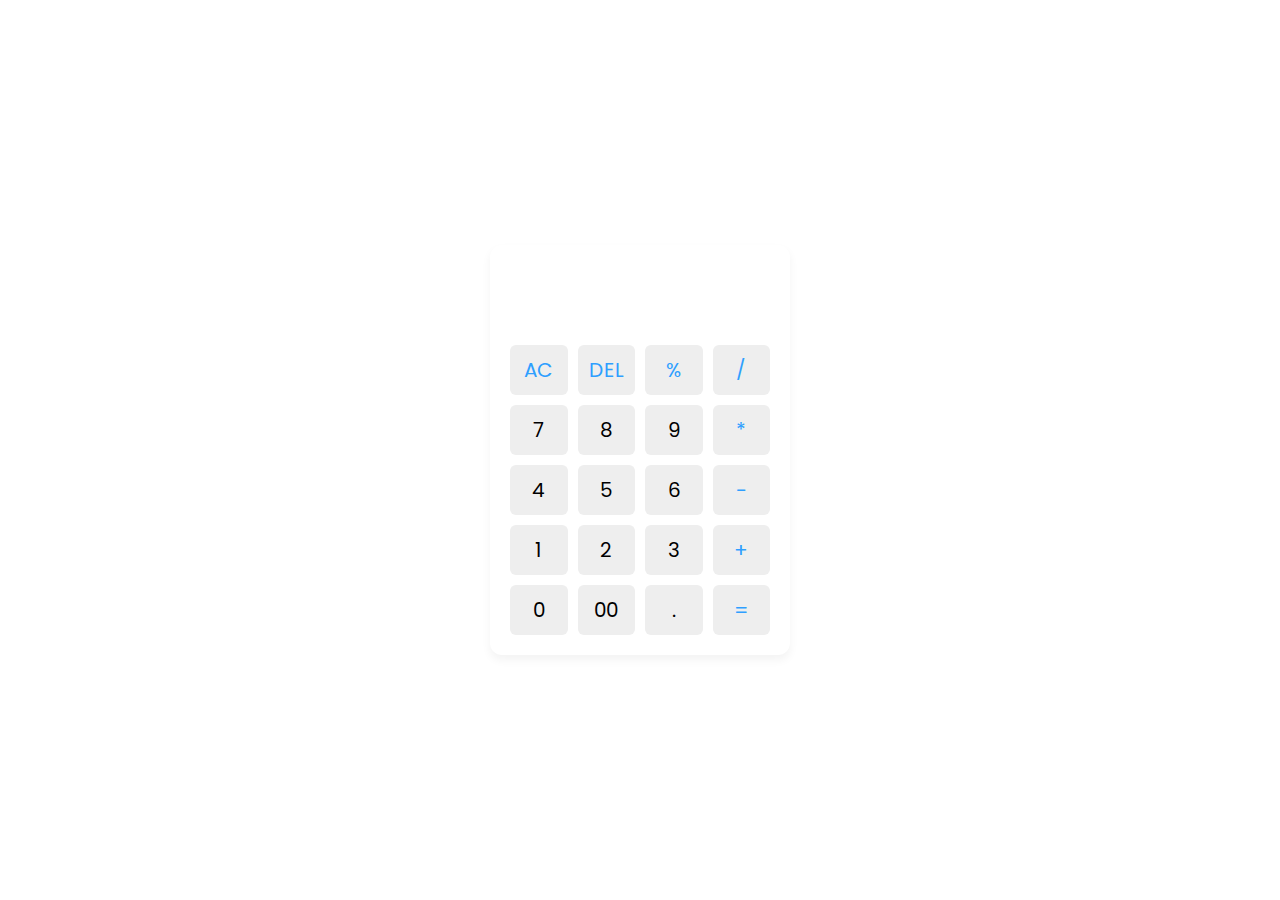
<file: Task-1_Calculator/HTML/index.html>
<!DOCTYPE html>
<html lang="en">
  <head>
    <meta charset="UTF-8" />
    <meta http-equiv="X-UA-Compatible" content="IE=edge" />
    <meta name="viewport" content="width=device-width, initial-scale=1.0" />
    <title>Calculator </title>
    <link rel="stylesheet" href="../CSS/styles.css" />
  </head>
  <body>
    <div class="container">
      <input type="text" class="display" />

      <div class="buttons">
        <button class="operator" data-value="AC">AC</button>
        <button class="operator" data-value="DEL">DEL</button>
        <button class="operator" data-value="%">%</button>
        <button class="operator" data-value="/">/</button>

        <button data-value="7">7</button>
        <button data-value="8">8</button>
        <button data-value="9">9</button>
        <button class="operator" data-value="*">*</button>

        <button data-value="4">4</button>
        <button data-value="5">5</button>
        <button data-value="6">6</button>
        <button class="operator" data-value="-">-</button>

        <button data-value="1">1</button>
        <button data-value="2">2</button>
        <button data-value="3">3</button>
        <button class="operator" data-value="+">+</button>

        <button data-value="0">0</button>
        <button data-value="00">00</button>
        <button data-value=".">.</button>
        <button class="operator" data-value="=">=</button>
      </div>
    </div>

    <script src="../JAVASCRIPT/script.js"></script>
  </body>
</html>
</file>
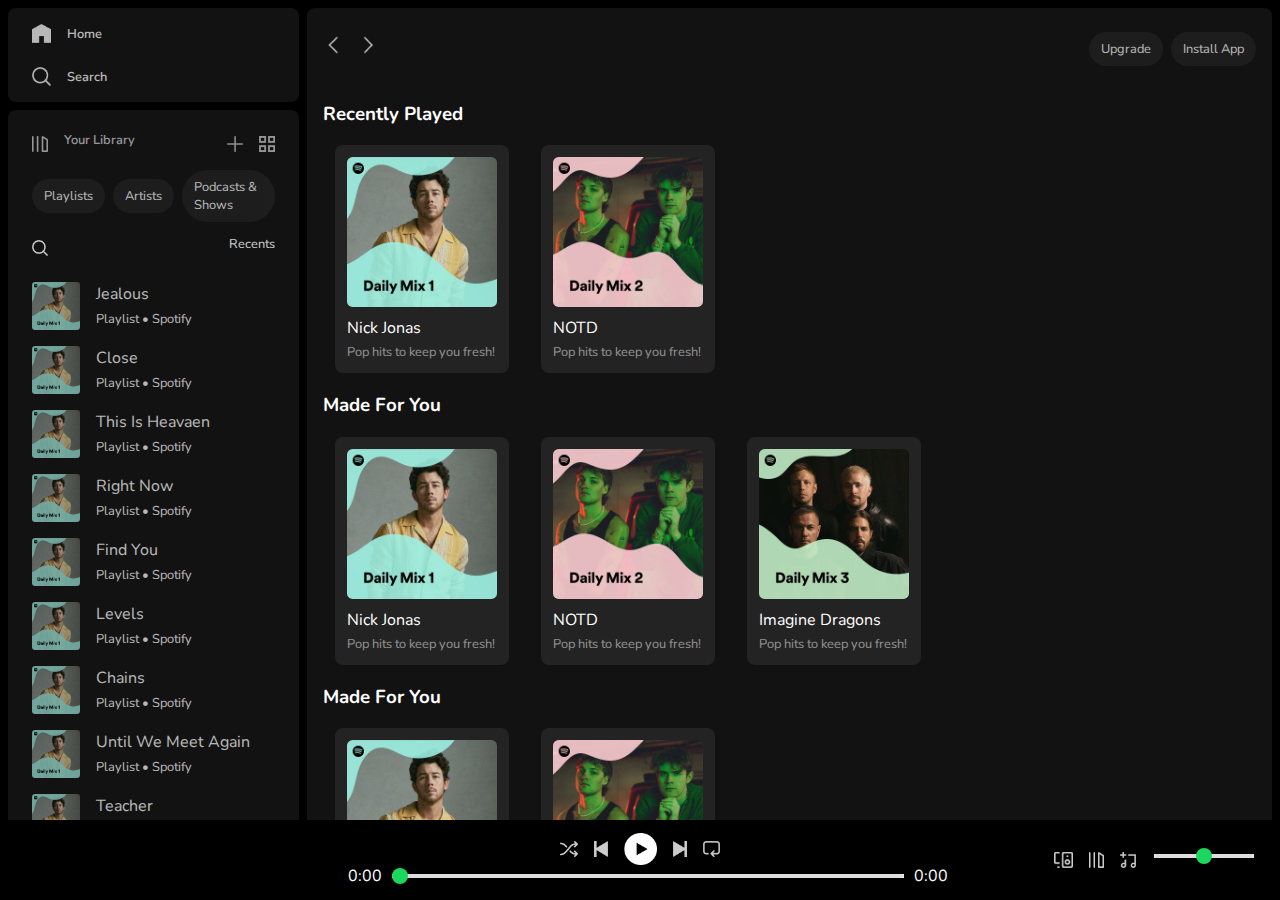
<file: TASK-2/Task2.2-Sporify_Clone/HTML/index.html>
<!DOCTYPE html>
<html>
  <head>
    <meta charset="utf-8" />
    <meta http-equiv="X-UA-Compatible" content="IE=edge" />
    <title>Spotify Clone</title>
    <meta name="description" content="Spotify clone made using html,css" />
    <meta name="viewport" content="width=device-width, initial-scale=1" />
    <link rel="stylesheet" href="../CSS/styles.css" />
    <link rel="icon" type="image/x-icon" href="../IMAGES/logo.png" />

    <link rel="preconnect" href="https://fonts.googleapis.com" />
    <link rel="preconnect" href="https://fonts.gstatic.com" crossorigin />
    <link
      href="https://fonts.googleapis.com/css2?family=Nunito:wght@300;400;700&display=swap"
      rel="stylesheet"
    />
  </head>
  <body>
    <div class="container">
      <div class="sidebar">
        <div class="top-icons">
          <div class="link-flex">
            <img src="../IMAGES/home.png" alt="Home" />
            <a href="#">Home</a>
          </div>
          <div class="link-flex">
            <img src="../IMAGES/search.png" alt="Search" />
            <a href="#">Search</a>
          </div>
        </div>
        <div class="library">
          <div class="flex-top">
            <div class="link-flex">
              <img src="../IMAGES/playlist.png" alt="Library" />
              <p>Your Library</p>
            </div>
            <div class="link-flex">
              <img src="../IMAGES/plus.png" />
              <img src="../IMAGES/boxes.png" />
            </div>
          </div>
          <div class="link-flex" style="gap: 0.5rem">
            <div class="chip">Playlists</div>
            <div class="chip">Artists</div>
            <div class="chip">Podcasts & Shows</div>
          </div>
          <div class="flex-top">
            <img src="../IMAGES/search.png" />
            <p>Recents</p>
          </div>
          <div class="albums">
            <div class="link-flex album-flex">
              <img src="../IMAGES/mix1.jpeg" class="album-cover" />
              <div class="col-flex">
                <p class="album-name">Jealous</p>
                <p>Playlist &#x2022; Spotify</p>
              </div>
            </div>
            <div class="link-flex album-flex">
              <img src="../IMAGES/mix1.jpeg" class="album-cover" />
              <div class="col-flex">
                <p class="album-name">Close</p>
                <p>Playlist &#x2022; Spotify</p>
              </div>
            </div>
            <div class="link-flex album-flex">
              <img src="../IMAGES/mix1.jpeg" class="album-cover" />
              <div class="col-flex">
                <p class="album-name">This Is Heavaen</p>
                <p>Playlist &#x2022; Spotify</p>
              </div>
            </div>
            <div class="link-flex album-flex">
              <img src="../IMAGES/mix1.jpeg" class="album-cover" />
              <div class="col-flex">
                <p class="album-name">Right Now</p>
                <p>Playlist &#x2022; Spotify</p>
              </div>
            </div>
            <div class="link-flex album-flex">
              <img src="../IMAGES/mix1.jpeg" class="album-cover" />
              <div class="col-flex">
                <p class="album-name">Find You</p>
                <p>Playlist &#x2022; Spotify</p>
              </div>
            </div>
            <div class="link-flex album-flex">
              <img src="../IMAGES/mix1.jpeg" class="album-cover" />
              <div class="col-flex">
                <p class="album-name">Levels</p>
                <p>Playlist &#x2022; Spotify</p>
              </div>
            </div>
            <div class="link-flex album-flex">
              <img src="../IMAGES/mix1.jpeg" class="album-cover" />
              <div class="col-flex">
                <p class="album-name">Chains</p>
                <p>Playlist &#x2022; Spotify</p>
              </div>
            </div>
            <div class="link-flex album-flex">
              <img src="../IMAGES/mix1.jpeg" class="album-cover" />
              <div class="col-flex">
                <p class="album-name">Until We Meet Again</p>
                <p>Playlist &#x2022; Spotify</p>
              </div>
            </div>
            <div class="link-flex album-flex">
              <img src="../IMAGES/mix1.jpeg" class="album-cover" />
              <div class="col-flex">
                <p class="album-name">Teacher</p>
                <p>Playlist &#x2022; Spotify</p>
              </div>
            </div>
            <div class="link-flex album-flex">
              <img src="../IMAGES/mix1.jpeg" class="album-cover" />
              <div class="col-flex">
                <p class="album-name">Numb</p>
                <p>Playlist &#x2022; Spotify</p>
              </div>
            </div>
            <div class="link-flex album-flex">
              <img src="../IMAGES/mix1.jpeg" class="album-cover" />
              <div class="col-flex">
                <p class="album-name">I Want You</p>
                <p>Playlist &#x2022; Spotify</p>
              </div>
            </div>
            <div class="link-flex album-flex">
              <img src="../IMAGES/mix1.jpeg" class="album-cover" />
              <div class="col-flex">
                <p class="album-name">Area Code</p>
                <p>Playlist &#x2022; Spotify</p>
              </div>
            </div>
            <div class="link-flex album-flex">
              <img src="../IMAGES/mix1.jpeg" class="album-cover" />
              <div class="col-flex">
                <p class="album-name">Good Thing</p>
                <p>Playlist &#x2022; Spotify</p>
              </div>
            </div>
            <div class="link-flex album-flex">
              <img src="../IMAGES/mix1.jpeg" class="album-cover" />
              <div class="col-flex">
                <p class="album-name">Warning</p>
                <p>Playlist &#x2022; Spotify</p>
              </div>
            </div>
            <div class="link-flex album-flex">
              <img src="../IMAGES/mix1.jpeg" class="album-cover" />
              <div class="col-flex">
                <p class="album-name">Workout</p>
                <p>Playlist &#x2022; Spotify</p>
              </div>
            </div>
          </div>
          <!-- Put your playlists here -->
        </div>
      </div>
      <div class="main-content">
        <div class="navbar">
          <div class="link-flex">
            <img src="../IMAGES/back_navigation.png" />
            <img src="../IMAGES/forward_navigation.png" />
          </div>
          <!-- Navbar content -->
          <div class="link-flex" style="gap: 0; column-gap: 0.5rem">
            <div class="chip">Upgrade</div>
            <div class="chip">Install App</div>
          </div>
        </div>
        <h3>Recently Played</h3>
        <div class="cards-container">
          <div class="card">
            <img src="../IMAGES/mix1.jpeg" class="card-img" />
            <p class="card-name">Nick Jonas</p>
            <p class="card-description">Pop hits to keep you fresh!</p>
          </div>
          <div class="card">
            <img src="../IMAGES/mix2.jpeg" class="card-img" />
            <p class="card-name">NOTD</p>
            <p class="card-description">Pop hits to keep you fresh!</p>
          </div>
        </div>
        <h3>Made For You</h3>
        <div class="cards-container">
          <div class="card">
            <img src="../IMAGES/mix1.jpeg" class="card-img" />
            <p class="card-name">Nick Jonas</p>
            <p class="card-description">Pop hits to keep you fresh!</p>
          </div>
          <div class="card">
            <img src="../IMAGES/mix2.jpeg" class="card-img" />
            <p class="card-name">NOTD</p>
            <p class="card-description">Pop hits to keep you fresh!</p>
          </div>
          <div class="card">
            <img src="../IMAGES/mix3.jpeg" class="card-img" />
            <p class="card-name">Imagine Dragons</p>
            <p class="card-description">Pop hits to keep you fresh!</p>
          </div>
        </div>
        <h3>Made For You</h3>
        <div class="cards-container">
          <div class="card">
            <img src="../IMAGES/mix1.jpeg" class="card-img" />
            <p class="card-name">nick Jonas</p>
            <p class="card-description">Pop hits to keep you fresh!</p>
          </div>
          <div class="card">
            <img src="../IMAGES/mix2.jpeg" class="card-img" />
            <p class="card-name">NOTD</p>
            <p class="card-description">Pop hits to keep you fresh!</p>
          </div>
        </div>
      </div>
      <div class="player">
        <div class="volume-controls"></div>
        <div class="player-center">
          <div class="player-controls">
            <img
              style="height: 1rem; margin-right: 1rem; opacity: 0.8"
              src="../IMAGES/shuffle.png"
            />
            <img
              style="height: 1rem; margin-right: 1rem; opacity: 0.8"
              src="../IMAGES/previous_musicbar.png"
            />
            <img
              style="height: 2rem; margin-right: 1rem"
              src="../IMAGES/play_musicbar.png"
            />
            <img
              style="height: 1rem; margin-right: 1rem; opacity: 0.8"
              src="../IMAGES/next_musicbar.png"
            />
            <img
              style="height: 1rem; margin-right: 1rem; opacity: 0.8"
              src="../IMAGES/loop.png"
            />
          </div>
          <div class="player-timeline">
            <span class="current-time">0:00</span>
            <input
              type="range"
              class="timeline-slider"
              min="0"
              max="100"
              step="1"
              value="0"
            />
            <span class="total-time">0:00</span>
          </div>
        </div>

        <div class="volume-controls">
          <img
            src="../IMAGES/device.png"
            style="height: 1rem; margin-right: 1rem; opacity: 0.8"
            alt="Volume"
          />
          <img
            src="../IMAGES/playlist.png"
            style="height: 1rem; margin-right: 1rem; opacity: 0.8"
            alt="Settings"
          />
          <img
            src="../IMAGES/music.png"
            style="height: 1rem; margin-right: 1rem; opacity: 0.8"
            alt="Fullscreen"
          />
          <input
            type="range"
            class="volume-slider"
            min="0"
            max="100"
            step="1"
            value="50"
          />
        </div>
      </div>
    </div>
  </body>
</html>
</file>
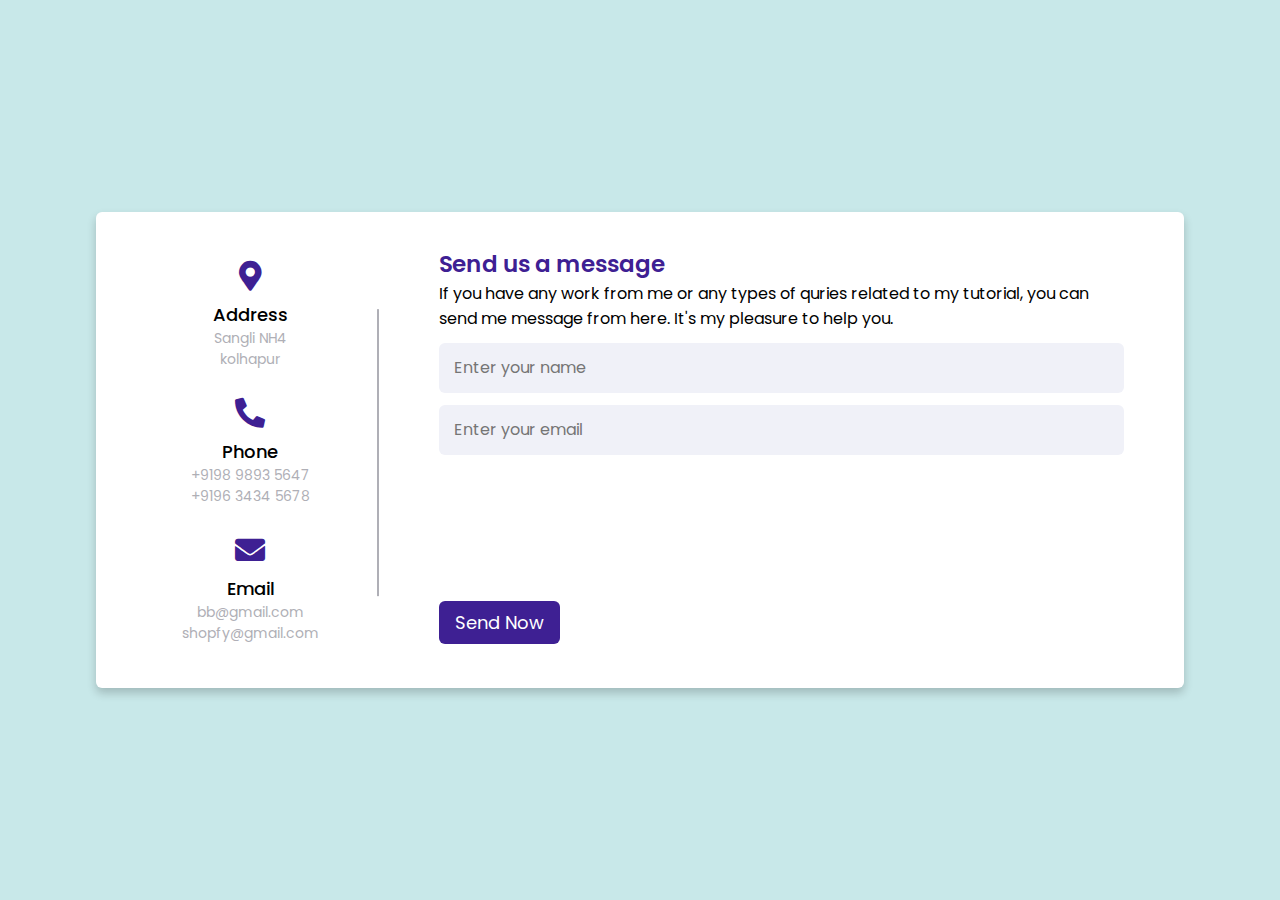
<file: TASK-2/Task2.1-Ecommerce_Website/HTML/contact.html>
<!DOCTYPE html>
<!-- Created By CodingLab - www.codinglabweb.com -->
<html lang="en" dir="ltr">
  <head>
    <meta charset="UTF-8">
    <title>contact</title>
    <link rel="stylesheet" href="../CSS/contact.css">
    <!-- Fontawesome CDN Link -->
    <link rel="stylesheet" href="https://cdnjs.cloudflare.com/ajax/libs/font-awesome/5.15.2/css/all.min.css"/>
     <meta name="viewport" content="width=device-width, initial-scale=1.0">
   </head>
<body>
  <div class="container">
    <div class="content">
      <div class="left-side">
        <div class="address details">
          <i class="fas fa-map-marker-alt"></i>
          <div class="topic">Address</div>
          <div class="text-one">Sangli NH4</div>
          <div class="text-two">kolhapur</div>
        </div>
        <div class="phone details">
          <i class="fas fa-phone-alt"></i>
          <div class="topic">Phone</div>
          <div class="text-one">+9198 9893 5647</div>
          <div class="text-two">+9196 3434 5678</div>
        </div>
        <div class="email details">
          <i class="fas fa-envelope"></i>
          <div class="topic">Email</div>
          <div class="text-one">bb@gmail.com</div>
          <div class="text-two">shopfy@gmail.com</div>
        </div>
      </div>
      <div class="right-side">
        <div class="topic-text">Send us a message</div>
        <p>If you have any work from me or any types of quries related to my tutorial, you can send me message from here. It's my pleasure to help you.</p>
      <form action="#">
        <div class="input-box">
          <input type="text" placeholder="Enter your name">
        </div>
        <div class="input-box">
          <input type="text" placeholder="Enter your email">
        </div>
        <div class="input-box message-box">
          
        </div>
        <div class="button">
          <input type="button" value="Send Now" >
        </div>
      </form>
    </div>
    </div>
  </div>
</body>
</html>
</file>
<file: Task-1_Calculator/CSS/styles.css>
/* Import Google font - Poppins */
@import url("https://fonts.googleapis.com/css2?family=Poppins:wght@300;400;500;600;700&display=swap");
* {
  margin: 0;
  padding: 0;
  box-sizing: border-box;
  font-family: "Poppins", sans-serif;
}
body {
  height: 100vh;
  display: flex;
  align-items: center;
  justify-content: center;
  /* background: #e0e3eb; */
  background-image: url(https://img.freepik.com/free-photo/top-view-office-stationery-with-calculator-compass_23-2148524870.jpg);
  background-repeat: no-repeat;
  background-size:cover ;
 
}
.container {
  position: relative;
  max-width: 300px;
  width: 100%;
  border-radius: 12px;
  padding: 10px 20px 20px;
  background: #fff;
  box-shadow: 0 5px 10px rgba(0, 0, 0, 0.05);
}
.display {
  height: 80px;
  width: 100%;
  outline: none;
  border: none;
  text-align: right;
  margin-bottom: 10px;
  font-size: 25px;
  color: #000e1a;
  pointer-events: none;
}
.buttons {
  display: grid;
  grid-gap: 10px;
  grid-template-columns: repeat(4, 1fr);
}
.buttons button {
  padding: 10px;
  border-radius: 6px;
  border: none;
  font-size: 20px;
  cursor: pointer;
  background-color: #eee;
}
.buttons button:active {
  transform: scale(0.99);
}
.operator {
  color: #2f9fff;
}
</file>
<file: TASK-2/Task2.2-Sporify_Clone/CSS/styles.css>
:root {
  --black: #000;
  --grey: #121212;
  --light-grey: #232323;
  --white: #fff;
}
body,
html {
  height: 100%;
  margin: 0rem;
  overflow: hidden;
  display: flex;
  flex-direction: column;
  font-family: "Nunito", sans-serif;
  background-color: var(--black);
  color: var(--white);
}

a {
  color: var(--white);
  text-decoration: none;
}

.container {
  display: flex;
  flex: 1;
  overflow: hidden;
  background-color: var(--black);
  padding: 0.5rem;
}

.sidebar {
  flex: 0.25;
  overflow-y: auto;

  display: flex;
  flex-direction: column;
  margin-right: 0.5rem;
}

.top-icons {
  display: flex;
  flex-direction: column;
  gap: 1.5rem;
  padding: 1rem 1.5rem;
  margin-bottom: 0.5rem;
  background-color: var(--grey);
  border-radius: 0.5rem;
}

.link-flex {
  display: flex;
  justify-content: flex-start;
  gap: 1rem;
  align-items: center;
  opacity: 0.7;
  font-weight: 600;
  font-size: 0.8rem;
  cursor: pointer;
}

.link-flex:hover {
  opacity: 1;
  transition: all 0.3s;
}

.link-flex img {
  height: 1.2rem;
  width: 1.2rem;
}
.link-flex p {
  font-size: 1rem;
  color: var(--white);
}

.library {
  border-radius: 0.5rem;
  flex: 3;
  overflow-y: auto;
  background-color: var(--grey);
  padding: 0.5rem 1.5rem;
}

.flex-top {
  display: flex;
  justify-content: space-between;
  align-items: center;
}

.flex-top img {
  height: 1rem;
  width: 1rem;
  opacity: 0.8;
  margin-top: 0.5rem;
}

.flex-top p {
  font-size: 0.8rem;
  opacity: 0.8;
}

.flex-top p:hover {
  opacity: 1;
  transition: all 0.3s;
}

.flex-top img:hover {
  opacity: 1;
  transition: all 0.3s;
}

.chip {
  margin-top: 0.5rem;
  padding: 0.5rem 0.75rem;
  background-color: var(--light-grey);
  border-radius: 5rem;
  width: fit-content;
  font-weight: normal;
  color: var(--white);
}

.main-content {
  flex: 0.8;
  overflow-y: auto;
  background-color: var(--grey);
  display: flex;
  flex-direction: column;
  padding: 0rem 1rem;
  border-radius: 0.5rem;
  padding-bottom: 6rem;
}

.album-flex {
  margin-bottom: 1rem !important;
}

.albums {
  margin-top: 1rem;
}

.album-cover {
  height: 3rem !important;
  width: 3rem !important;
  border-radius: 0.2rem;
}

.col-flex p {
  margin: 0;
  font-weight: normal;
  font-size: 0.8rem;
}

.album-name {
  color: var(--white);
  margin-bottom: 0.35rem !important;
  font-size: 1rem !important;
}

.navbar {
  position: sticky;
  top: 0;
  display: flex;
  justify-content: space-between;
  padding: 1rem 0rem;
  align-items: center;
  background-color: var(--grey);
  z-index: 1000;
  /* Other styles as needed */
}

.cards-container {
  display: flex;
  gap: 0.5rem;
  flex-wrap: wrap;
  /* Other styles as needed */
}

.card {
  width: 150px;
  background-color: var(--light-grey);
  padding: 0.75rem;
  border-radius: 0.5rem;
  height: fit-content;
  margin: 0rem 0.75rem;
}

.card-img {
  width: 100%;
  border-radius: 0.35rem;
}

.card-name {
  margin: 0.25rem 0;
}

.card-description {
  margin: 0;
  font-size: 0.8rem;
  opacity: 0.5;
}

.player {
  width: 100%;
  height: 80px; /* Adjust as needed */
  position: fixed;
  bottom: 0;
  background-color: var(--black);
  display: flex;
  justify-content: space-between;
  align-items: center;
}

.volume-controls {
  width: 20vw;
}

.player-center {
  display: flex;
  flex-direction: column;
  justify-content: center;
  align-items: center;
  width: 40vw;
}

.player-controls {
  display: flex;
  align-items: center;
}

.volume-controls {
  display: flex;
  justify-content: flex-end;
  margin-right: 2rem;
}

.player-timeline {
  display: flex;
  align-items: center;
}

.timeline-slider {
  margin: 0 10px;
  width: 40vw;
}

.volume-slider {
  width: 100px;
  height: 4px;
}

.timeline-slider:hover,
.volume-slider:hover {
  background-color: #1bd760;
}
.timeline-slider,
.volume-slider {
  -webkit-appearance: none;
}

.timeline-slider::-webkit-slider-runnable-track,
.volume-slider::-webkit-slider-runnable-track {
  height: 4px;
  background: #ddd;
  border: none;
  border-radius: 100px;
}

.timeline-slider::-webkit-slider-thumb,
.volume-slider::-webkit-slider-thumb {
  -webkit-appearance: none;
  border: none;
  height: 16px;
  width: 16px;
  border-radius: 50%;
  background: #1bd760;
  margin-top: -6px;
}

.timeline-slider:focus,
.volume-slider:focus {
  outline: none;
}

.timeline-slider:focus::-webkit-slider-runnable-track {
  background: #ccc;
}
</file>
<file: TASK-2/Task2.1-Ecommerce_Website/CSS/contact.css>
/* Google Font CDN Link */
@import url('https://fonts.googleapis.com/css2?family=Poppins:wght@200;300;400;500;600;700&display=swap');
*{
  margin: 0;
  padding: 0;
  box-sizing: border-box;
  font-family: "Poppins" , sans-serif;
}
body{
  min-height: 100vh;
  width: 100%;
  background: #c8e8e9;
  display: flex;
  align-items: center;
  justify-content: center;
}
.container{
  width: 85%;
  background: #fff;
  border-radius: 6px;
  padding: 20px 60px 30px 40px;
  box-shadow: 0 5px 10px rgba(0, 0, 0, 0.2);
}
.container .content{
  display: flex;
  align-items: center;
  justify-content: space-between;
}
.container .content .left-side{
  width: 25%;
  height: 100%;
  display: flex;
  flex-direction: column;
  align-items: center;
  justify-content: center;
  margin-top: 15px;
  position: relative;
}
.content .left-side::before{
  content: '';
  position: absolute;
  height: 70%;
  width: 2px;
  right: -15px;
  top: 50%;
  transform: translateY(-50%);
  background: #afafb6;
}
.content .left-side .details{
  margin: 14px;
  text-align: center;
}
.content .left-side .details i{
  font-size: 30px;
  color: #3e2093;
  margin-bottom: 10px;
}
.content .left-side .details .topic{
  font-size: 18px;
  font-weight: 500;
}
.content .left-side .details .text-one,
.content .left-side .details .text-two{
  font-size: 14px;
  color: #afafb6;
}
.container .content .right-side{
  width: 75%;
  margin-left: 75px;
}
.content .right-side .topic-text{
  font-size: 23px;
  font-weight: 600;
  color: #3e2093;
}
.right-side .input-box{
  height: 50px;
  width: 100%;
  margin: 12px 0;
}
.right-side .input-box input,
.right-side .input-box textarea{
  height: 100%;
  width: 100%;
  border: none;
  outline: none;
  font-size: 16px;
  background: #F0F1F8;
  border-radius: 6px;
  padding: 0 15px;
  resize: none;
}
.right-side .message-box{
  min-height: 110px;
}
.right-side .input-box textarea{
  padding-top: 6px;
}
.right-side .button{
  display: inline-block;
  margin-top: 12px;
}
.right-side .button input[type="button"]{
  color: #fff;
  font-size: 18px;
  outline: none;
  border: none;
  padding: 8px 16px;
  border-radius: 6px;
  background: #3e2093;
  cursor: pointer;
  transition: all 0.3s ease;
}
.button input[type="button"]:hover{
  background: #5029bc;
}

@media (max-width: 950px) {
  .container{
    width: 90%;
    padding: 30px 40px 40px 35px ;
  }
  .container .content .right-side{
   width: 75%;
   margin-left: 55px;
}
}
@media (max-width: 820px) {
  .container{
    margin: 40px 0;
    height: 100%;
  }
  .container .content{
    flex-direction: column-reverse;
  }
 .container .content .left-side{
   width: 100%;
   flex-direction: row;
   margin-top: 40px;
   justify-content: center;
   flex-wrap: wrap;
 }
 .container .content .left-side::before{
   display: none;
 }
 .container .content .right-side{
   width: 100%;
   margin-left: 0;
 }
}
</file>
